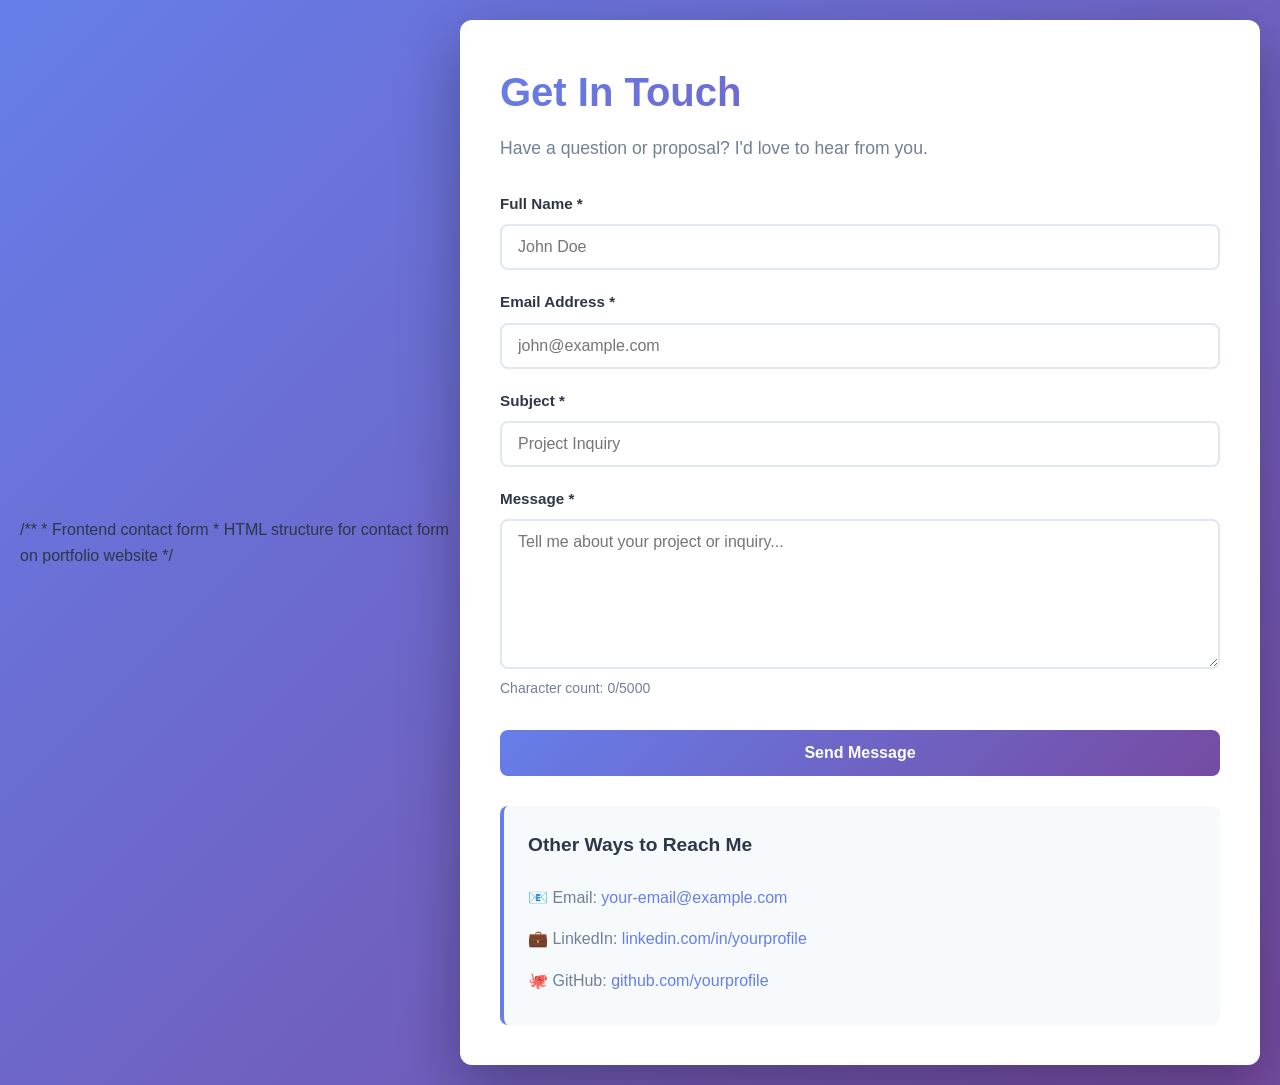
<file: frontend/index.html>
/**
 * Frontend contact form
 * HTML structure for contact form on portfolio website
 */

<!DOCTYPE html>
<html lang="en">
<head>
  <meta charset="UTF-8">
  <meta name="viewport" content="width=device-width, initial-scale=1.0">
  <title>Contact Me - Portfolio</title>
  <link rel="stylesheet" href="style.css">
</head>
<body>
  <div class="contact-container">
    <section class="contact-section">
      <h1>Get In Touch</h1>
      <p class="contact-subtitle">Have a question or proposal? I'd love to hear from you.</p>

      <!-- Contact Form -->
      <form id="contactForm" class="contact-form" novalidate>
        <!-- Honeypot field (hidden from users) -->
        <input type="text" name="honeypot" class="honeypot" tabindex="-1" autocomplete="off">

        <!-- Name Field -->
        <div class="form-group">
          <label for="name">Full Name *</label>
          <input
            type="text"
            id="name"
            name="name"
            placeholder="John Doe"
            required
            aria-label="Your full name"
          >
          <span class="error-message" id="nameError"></span>
        </div>

        <!-- Email Field -->
        <div class="form-group">
          <label for="email">Email Address *</label>
          <input
            type="email"
            id="email"
            name="email"
            placeholder="john@example.com"
            required
            aria-label="Your email address"
          >
          <span class="error-message" id="emailError"></span>
        </div>

        <!-- Subject Field -->
        <div class="form-group">
          <label for="subject">Subject *</label>
          <input
            type="text"
            id="subject"
            name="subject"
            placeholder="Project Inquiry"
            required
            aria-label="Message subject"
          >
          <span class="error-message" id="subjectError"></span>
        </div>

        <!-- Message Field -->
        <div class="form-group">
          <label for="message">Message *</label>
          <textarea
            id="message"
            name="message"
            placeholder="Tell me about your project or inquiry..."
            rows="6"
            required
            aria-label="Your message"
          ></textarea>
          <span class="form-helper">Character count: <span id="charCount">0</span>/5000</span>
          <span class="error-message" id="messageError"></span>
        </div>

        <!-- Submit Button -->
        <button type="submit" class="submit-btn" id="submitBtn">
          <span class="btn-text">Send Message</span>
          <span class="btn-loader"></span>
        </button>
      </form>

      <!-- Success Message -->
      <div class="alert alert-success" id="successAlert" style="display: none;">
        <h3>Message Sent! ✅</h3>
        <p>Thank you for reaching out. I've received your message and will get back to you soon.</p>
        <p id="referenceId"></p>
      </div>

      <!-- Error Message -->
      <div class="alert alert-error" id="errorAlert" style="display: none;">
        <h3>Error Sending Message ❌</h3>
        <p id="errorMessage"></p>
      </div>

      <!-- Info Box -->
      <div class="info-box">
        <h3>Other Ways to Reach Me</h3>
        <ul>
          <li>📧 Email: <a href="mailto:your-email@example.com">your-email@example.com</a></li>
          <li>💼 LinkedIn: <a href="https://linkedin.com/in/yourprofile" target="_blank">linkedin.com/in/yourprofile</a></li>
          <li>🐙 GitHub: <a href="https://github.com/yourprofile" target="_blank">github.com/yourprofile</a></li>
        </ul>
      </div>
    </section>
  </div>

  <script src="script.js"></script>
</body>
</html>
</file>
<file: frontend/style.css>
/**
 * Frontend contact form styles
 * Responsive and accessible styling
 */

:root {
  --primary-color: #667eea;
  --primary-dark: #764ba2;
  --success-color: #48bb78;
  --error-color: #f56565;
  --warning-color: #ed8936;
  --text-dark: #2d3748;
  --text-light: #718096;
  --border-color: #e2e8f0;
  --bg-light: #f7fafc;
  --bg-white: #ffffff;
  --transition: all 0.3s ease;
}

* {
  margin: 0;
  padding: 0;
  box-sizing: border-box;
}

html {
  scroll-behavior: smooth;
}

body {
  font-family: -apple-system, BlinkMacSystemFont, 'Segoe UI', Roboto, Oxygen, Ubuntu, Cantarell, sans-serif;
  line-height: 1.6;
  color: var(--text-dark);
  background: linear-gradient(135deg, #667eea 0%, #764ba2 100%);
  min-height: 100vh;
  display: flex;
  align-items: center;
  justify-content: center;
  padding: 20px;
}

.contact-container {
  width: 100%;
  max-width: 800px;
}

.contact-section {
  background: var(--bg-white);
  border-radius: 12px;
  box-shadow: 0 20px 60px rgba(0, 0, 0, 0.3);
  padding: 40px;
}

h1 {
  font-size: 2.5rem;
  margin-bottom: 10px;
  background: linear-gradient(135deg, var(--primary-color) 0%, var(--primary-dark) 100%);
  -webkit-background-clip: text;
  -webkit-text-fill-color: transparent;
  background-clip: text;
}

.contact-subtitle {
  font-size: 1.1rem;
  color: var(--text-light);
  margin-bottom: 30px;
}

/* Form Styles */
.contact-form {
  display: flex;
  flex-direction: column;
  gap: 20px;
  margin-bottom: 30px;
}

.form-group {
  display: flex;
  flex-direction: column;
  gap: 8px;
}

label {
  font-weight: 600;
  color: var(--text-dark);
  font-size: 0.95rem;
}

input[type="text"],
input[type="email"],
textarea {
  padding: 12px 16px;
  border: 2px solid var(--border-color);
  border-radius: 8px;
  font-family: inherit;
  font-size: 1rem;
  transition: var(--transition);
  background: var(--bg-white);
}

input[type="text"]:focus,
input[type="email"]:focus,
textarea:focus {
  outline: none;
  border-color: var(--primary-color);
  box-shadow: 0 0 0 3px rgba(102, 126, 234, 0.1);
}

textarea {
  resize: vertical;
  min-height: 150px;
  font-family: inherit;
}

/* Honeypot Field (hidden) */
.honeypot {
  position: absolute;
  left: -9999px;
  opacity: 0;
  pointer-events: none;
}

/* Error Messages */
.error-message {
  font-size: 0.875rem;
  color: var(--error-color);
  display: none;
  animation: slideDown 0.3s ease;
}

.form-group.error input,
.form-group.error textarea {
  border-color: var(--error-color);
  background-color: rgba(245, 101, 101, 0.05);
}

.form-group.error .error-message {
  display: block;
}

/* Form Helper Text */
.form-helper {
  font-size: 0.875rem;
  color: var(--text-light);
}

/* Submit Button */
.submit-btn {
  background: linear-gradient(135deg, var(--primary-color) 0%, var(--primary-dark) 100%);
  color: white;
  border: none;
  padding: 14px 32px;
  border-radius: 8px;
  font-size: 1rem;
  font-weight: 600;
  cursor: pointer;
  transition: var(--transition);
  display: flex;
  align-items: center;
  justify-content: center;
  gap: 10px;
  margin-top: 10px;
}

.submit-btn:hover:not(:disabled) {
  transform: translateY(-2px);
  box-shadow: 0 10px 25px rgba(102, 126, 234, 0.4);
}

.submit-btn:active:not(:disabled) {
  transform: translateY(0);
}

.submit-btn:disabled {
  opacity: 0.7;
  cursor: not-allowed;
}

/* Loading Spinner */
.btn-loader {
  width: 18px;
  height: 18px;
  border: 3px solid rgba(255, 255, 255, 0.3);
  border-top-color: white;
  border-radius: 50%;
  animation: spin 1s linear infinite;
  display: none;
}

.btn-loader.active {
  display: block;
}

.btn-text.hidden {
  display: none;
}

@keyframes spin {
  to { transform: rotate(360deg); }
}

/* Alert Messages */
.alert {
  padding: 16px;
  border-radius: 8px;
  margin-bottom: 20px;
  display: none;
  animation: slideDown 0.3s ease;
}

.alert h3 {
  margin-bottom: 8px;
  font-size: 1.1rem;
}

.alert p {
  margin: 8px 0;
  font-size: 0.95rem;
}

.alert-success {
  background-color: rgba(72, 187, 120, 0.1);
  border-left: 4px solid var(--success-color);
  color: var(--success-color);
}

.alert-error {
  background-color: rgba(245, 101, 101, 0.1);
  border-left: 4px solid var(--error-color);
  color: var(--error-color);
}

/* Info Box */
.info-box {
  background: var(--bg-light);
  padding: 24px;
  border-radius: 8px;
  border-left: 4px solid var(--primary-color);
  margin-top: 30px;
}

.info-box h3 {
  font-size: 1.2rem;
  margin-bottom: 16px;
  color: var(--text-dark);
}

.info-box ul {
  list-style: none;
}

.info-box li {
  padding: 8px 0;
  color: var(--text-light);
}

.info-box a {
  color: var(--primary-color);
  text-decoration: none;
  font-weight: 500;
  transition: var(--transition);
}

.info-box a:hover {
  color: var(--primary-dark);
  text-decoration: underline;
}

/* Animations */
@keyframes slideDown {
  from {
    opacity: 0;
    transform: translateY(-10px);
  }
  to {
    opacity: 1;
    transform: translateY(0);
  }
}

/* Responsive Design */
@media (max-width: 768px) {
  .contact-section {
    padding: 24px;
  }

  h1 {
    font-size: 2rem;
  }

  .contact-subtitle {
    font-size: 1rem;
  }

  .info-box {
    padding: 16px;
  }
}

@media (max-width: 480px) {
  body {
    padding: 10px;
  }

  .contact-section {
    padding: 16px;
  }

  h1 {
    font-size: 1.5rem;
  }

  input[type="text"],
  input[type="email"],
  textarea {
    font-size: 16px; /* Prevents zoom on iOS */
  }
}

/* Accessibility */
@media (prefers-reduced-motion: reduce) {
  * {
    animation-duration: 0.01ms !important;
    animation-iteration-count: 1 !important;
    transition-duration: 0.01ms !important;
  }
}

@media (prefers-color-scheme: dark) {
  :root {
    --text-dark: #e2e8f0;
    --text-light: #cbd5e0;
    --border-color: #2d3748;
    --bg-light: #2d3748;
    --bg-white: #1a202c;
  }

  body {
    background: linear-gradient(135deg, #1a202c 0%, #2d3748 100%);
  }
}

/* Print Styles */
@media print {
  .contact-form,
  .submit-btn {
    display: none;
  }
}
</file>
